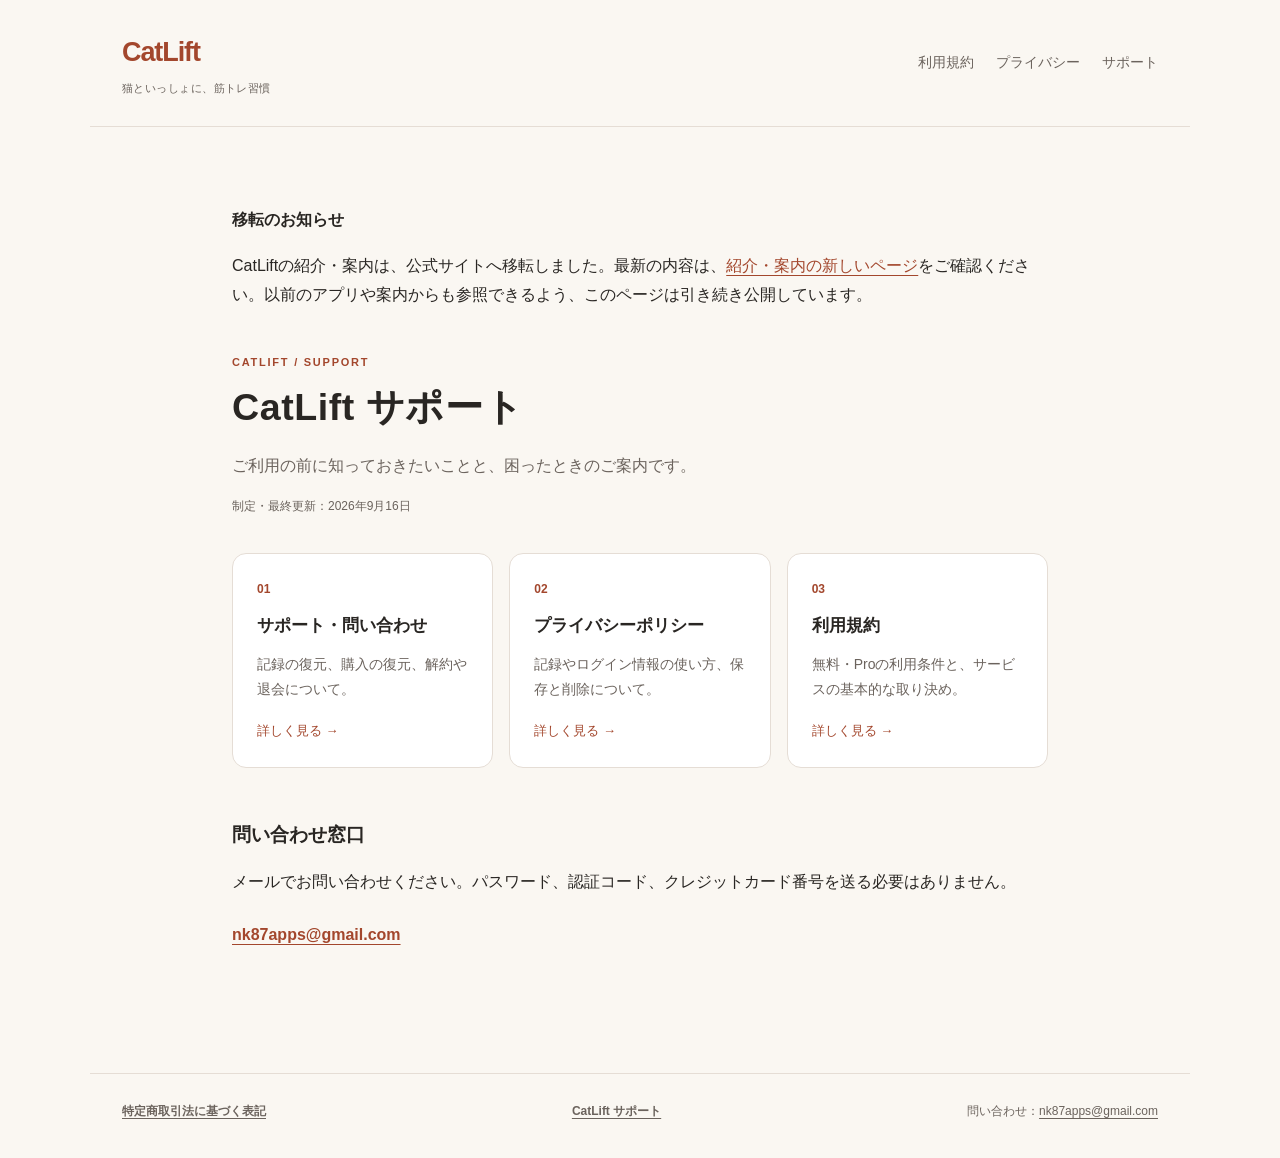
<file: index.html>
<!doctype html>
<html lang="ja">
<head>
<meta charset="utf-8">
<meta name="viewport" content="width=device-width, initial-scale=1">
<meta name="robots" content="noindex, follow">
<meta name="description" content="ご利用の前に知っておきたいことと、困ったときのご案内です。">
<title>CatLift サポート | CatLift</title>
<link rel="stylesheet" href="./styles.css">
</head>
<body>
<a class="skip" href="#main">本文へ移動</a>
<header class="site-header"><a class="brand" href="./">CatLift<span>猫といっしょに、筋トレ習慣</span></a><nav aria-label="文書"><a href="./terms/">利用規約</a><a href="./privacy/">プライバシー</a><a href="./support/">サポート</a></nav></header>
<main id="main">
<aside class="intro" aria-label="移転のお知らせ"><p><strong>移転のお知らせ</strong></p><p>CatLiftの紹介・案内は、公式サイトへ移転しました。最新の内容は、<a href="https://nk87apps.com/catlift">紹介・案内の新しいページ</a>をご確認ください。以前のアプリや案内からも参照できるよう、このページは引き続き公開しています。</p></aside>
<div class="intro"><p class="eyebrow">CATLIFT / SUPPORT</p><h1>CatLift サポート</h1><p class="lead">ご利用の前に知っておきたいことと、困ったときのご案内です。</p><p class="meta">制定・最終更新：2026年9月16日</p></div>


<div class="cards">
<a class="card" href="support/"><span class="card-number">01</span><h2>サポート・問い合わせ</h2><p>記録の復元、購入の復元、解約や退会について。</p><span class="more">詳しく見る →</span></a>
<a class="card" href="privacy/"><span class="card-number">02</span><h2>プライバシーポリシー</h2><p>記録やログイン情報の使い方、保存と削除について。</p><span class="more">詳しく見る →</span></a>
<a class="card" href="terms/"><span class="card-number">03</span><h2>利用規約</h2><p>無料・Proの利用条件と、サービスの基本的な取り決め。</p><span class="more">詳しく見る →</span></a>
</div>
<section><h2>問い合わせ窓口</h2><p>メールでお問い合わせください。パスワード、認証コード、クレジットカード番号を送る必要はありません。</p><a class="contact" href="mailto:nk87apps@gmail.com?subject=CatLift%20%E3%81%AE%E5%95%8F%E3%81%84%E5%90%88%E3%82%8F%E3%81%9B">nk87apps@gmail.com</a></section>

</main>
<footer><a href="./tokushoho/">特定商取引法に基づく表記</a><a href="./">CatLift サポート</a><span>問い合わせ：<a href="mailto:nk87apps@gmail.com">nk87apps@gmail.com</a></span></footer>
</body>
</html>
</file>
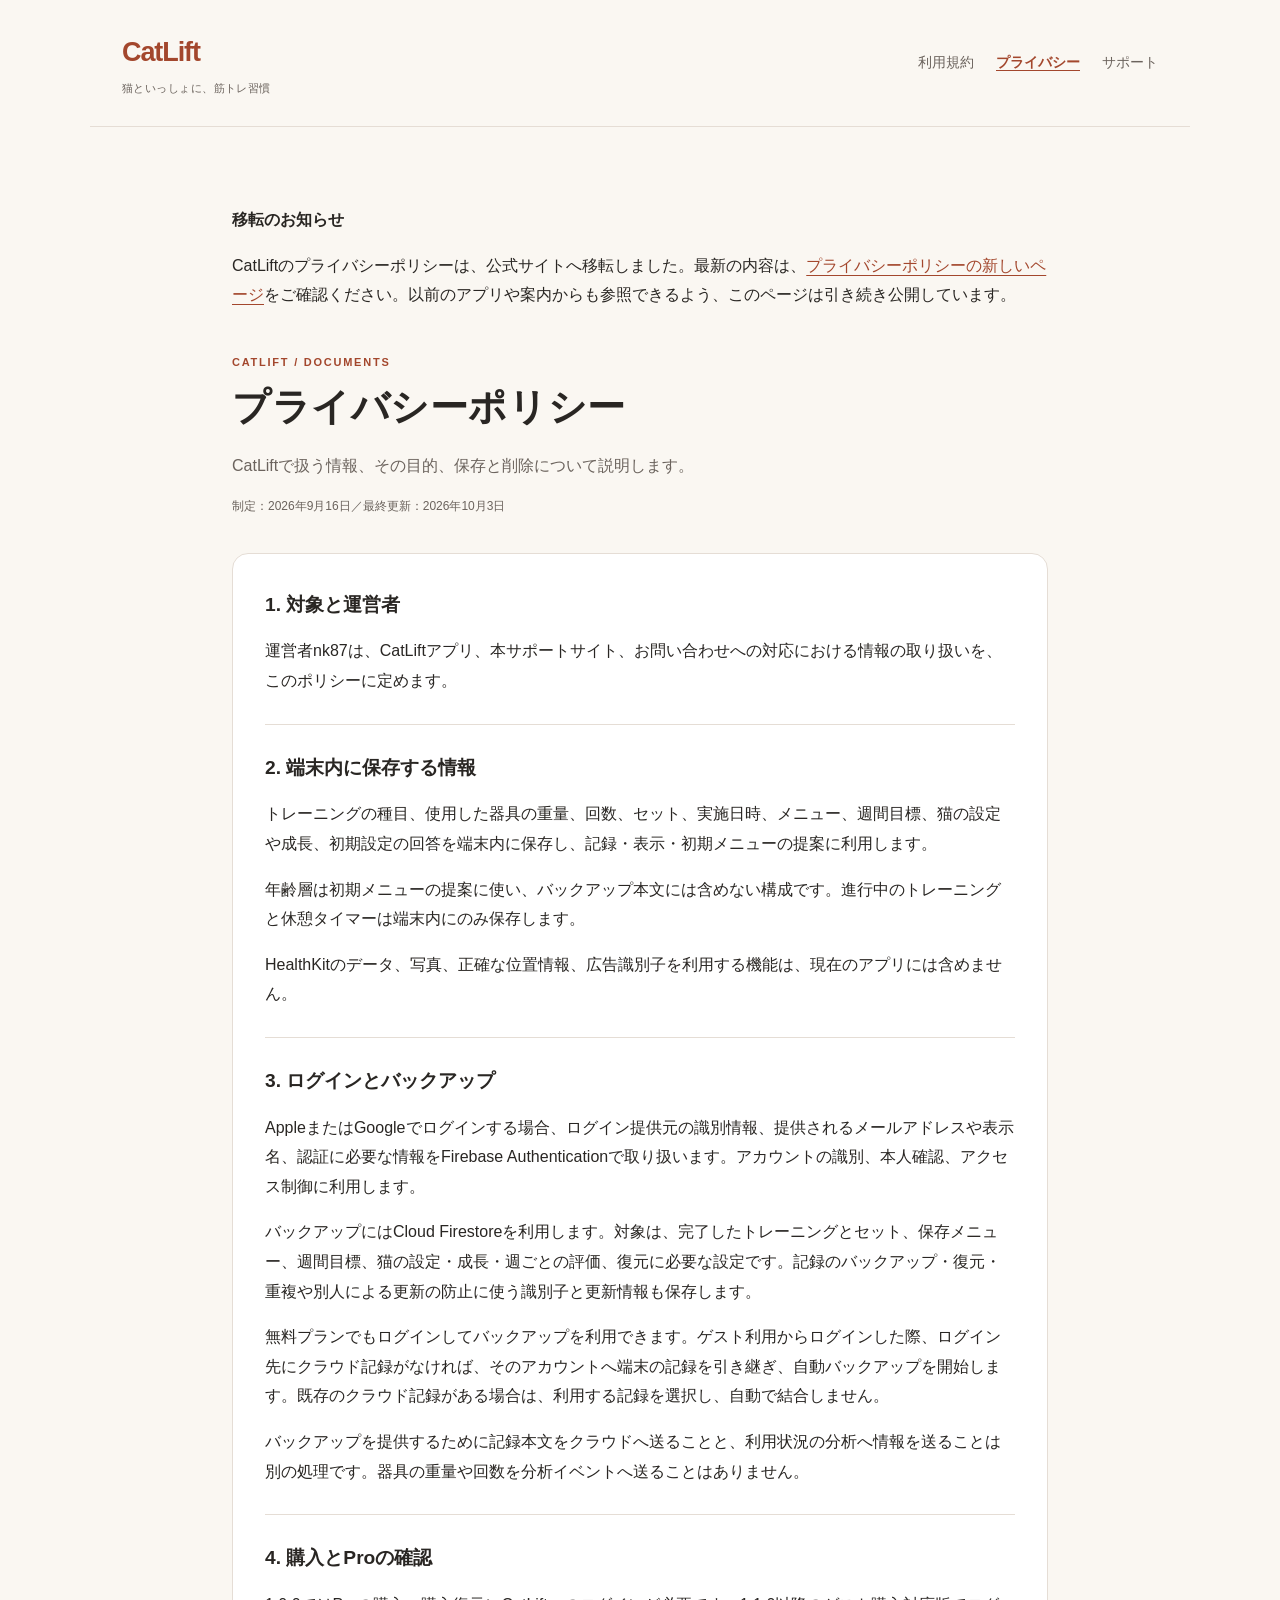
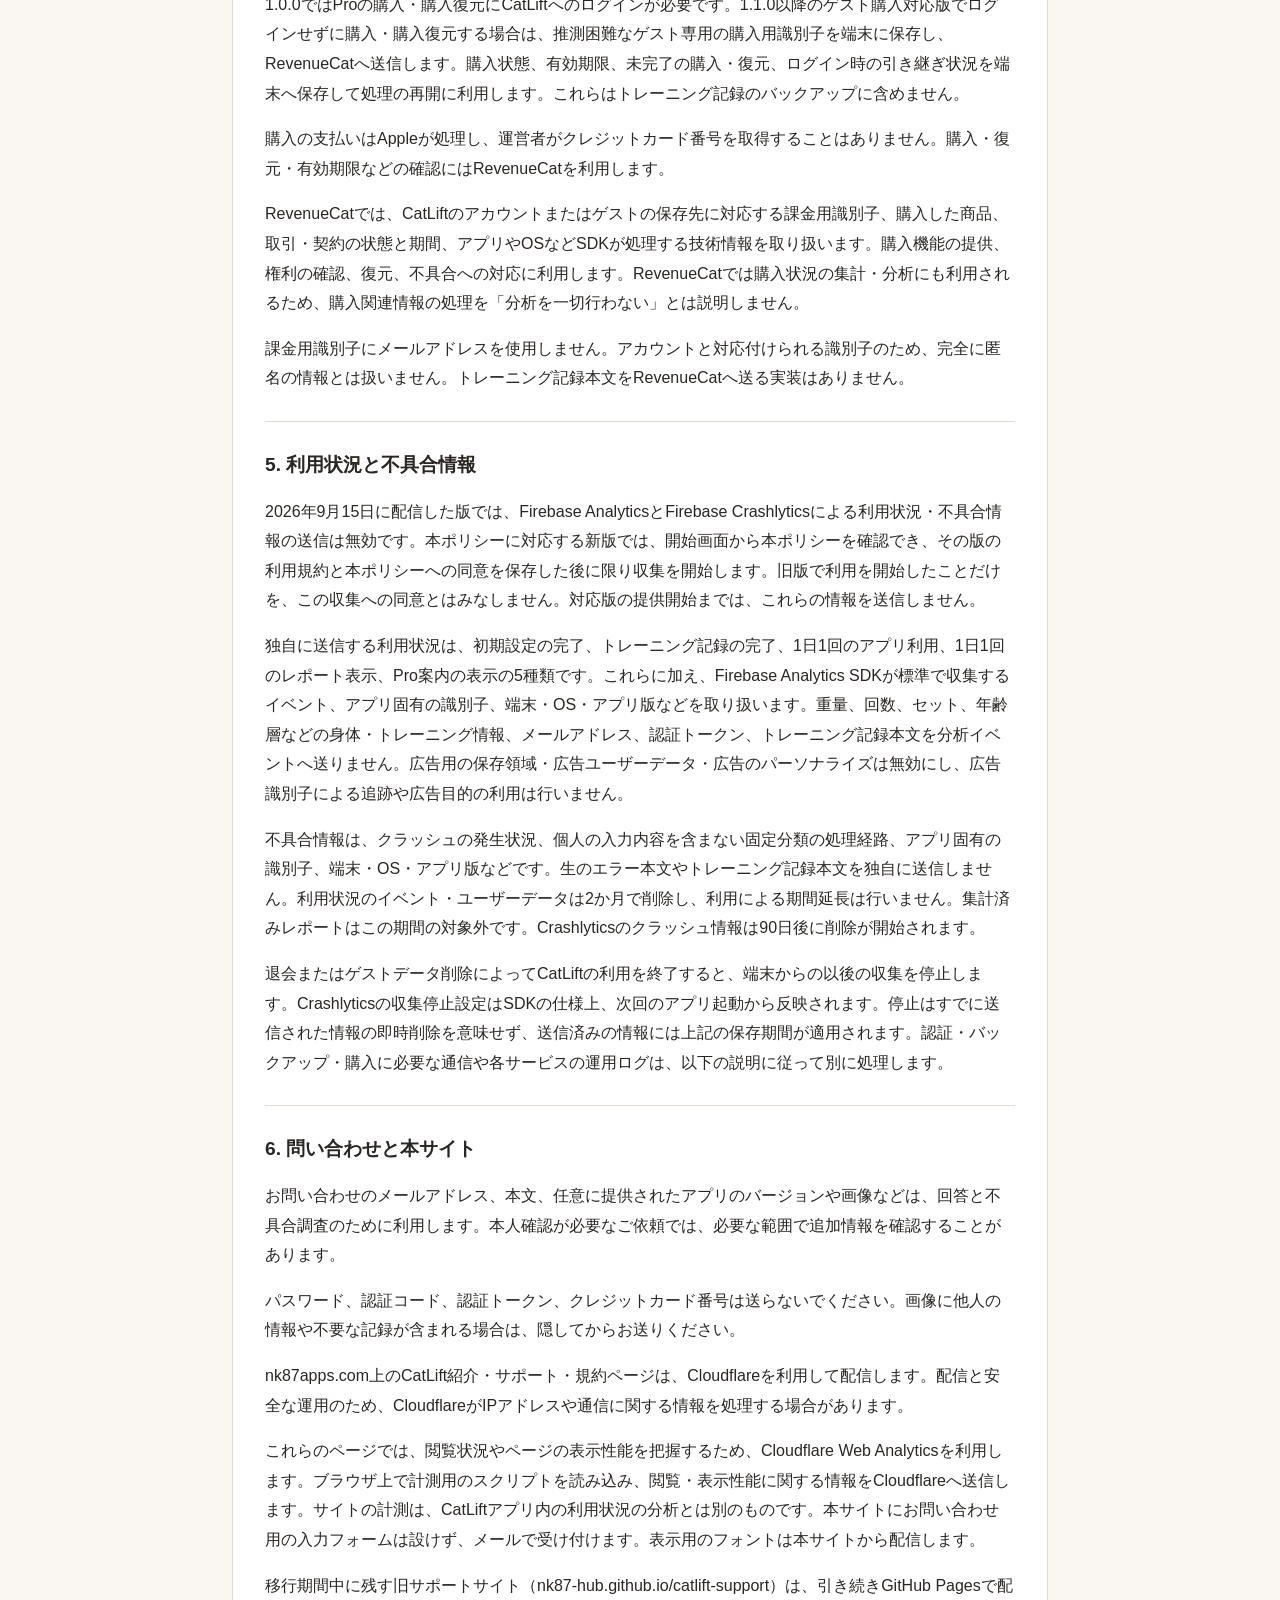
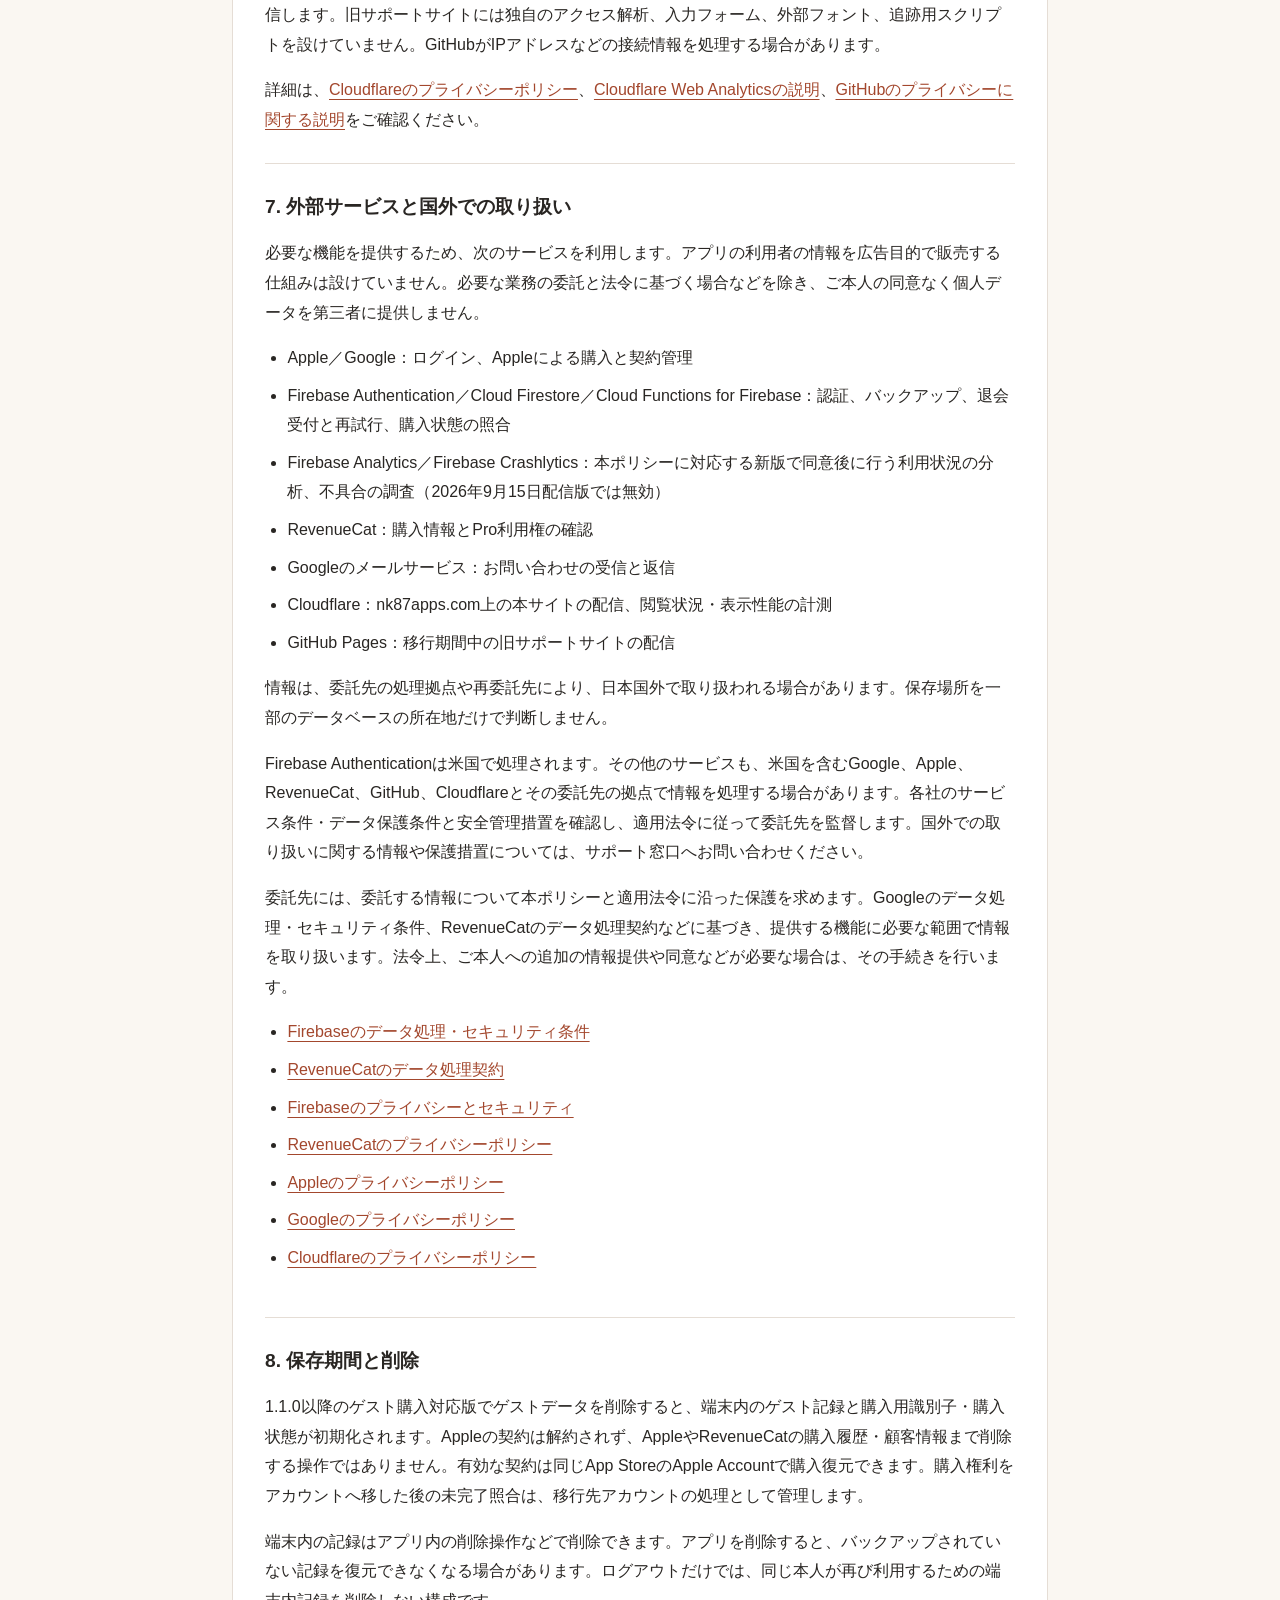
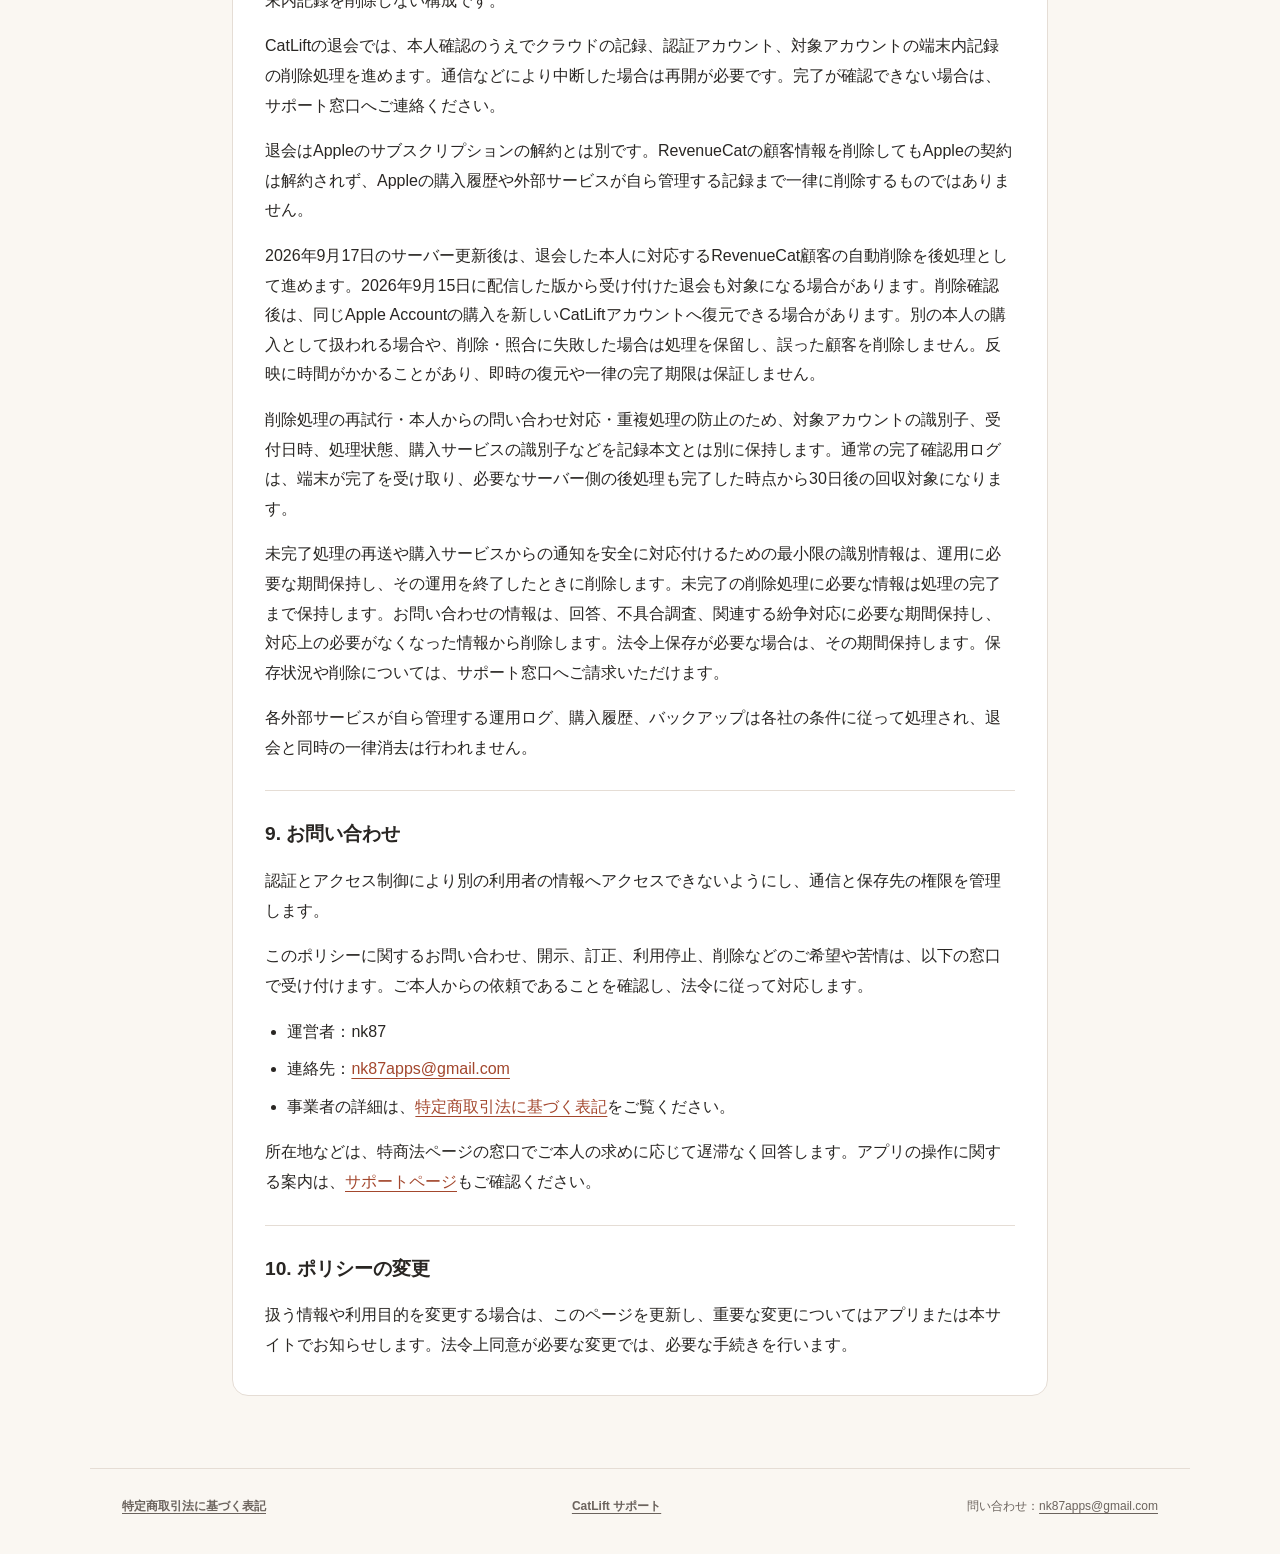
<file: privacy/index.html>
<!doctype html>
<html lang="ja">
<head>
<meta charset="utf-8">
<meta name="viewport" content="width=device-width, initial-scale=1">
<meta name="robots" content="noindex, follow">
<meta name="description" content="CatLiftで扱う情報、その目的、保存と削除について説明します。">
<title>プライバシーポリシー | CatLift</title>
<link rel="stylesheet" href="../styles.css">
</head>
<body>
<a class="skip" href="#main">本文へ移動</a>
<header class="site-header"><a class="brand" href="../">CatLift<span>猫といっしょに、筋トレ習慣</span></a><nav aria-label="文書"><a href="../terms/">利用規約</a><a href="../privacy/" aria-current="page">プライバシー</a><a href="../support/">サポート</a></nav></header>
<main id="main">
<aside class="intro" aria-label="移転のお知らせ"><p><strong>移転のお知らせ</strong></p><p>CatLiftのプライバシーポリシーは、公式サイトへ移転しました。最新の内容は、<a href="https://nk87apps.com/catlift/privacy">プライバシーポリシーの新しいページ</a>をご確認ください。以前のアプリや案内からも参照できるよう、このページは引き続き公開しています。</p></aside>
<div class="intro"><p class="eyebrow">CATLIFT / DOCUMENTS</p><h1>プライバシーポリシー</h1><p class="lead">CatLiftで扱う情報、その目的、保存と削除について説明します。</p><p class="meta">制定：2026年9月16日／最終更新：2026年10月3日</p></div>


<article>
<section><h2>1. 対象と運営者</h2>
<p>運営者nk87は、CatLiftアプリ、本サポートサイト、お問い合わせへの対応における情報の取り扱いを、このポリシーに定めます。</p></section>
<section><h2>2. 端末内に保存する情報</h2><p>トレーニングの種目、使用した器具の重量、回数、セット、実施日時、メニュー、週間目標、猫の設定や成長、初期設定の回答を端末内に保存し、記録・表示・初期メニューの提案に利用します。</p><p>年齢層は初期メニューの提案に使い、バックアップ本文には含めない構成です。進行中のトレーニングと休憩タイマーは端末内にのみ保存します。</p><p>HealthKitのデータ、写真、正確な位置情報、広告識別子を利用する機能は、現在のアプリには含めません。</p></section>
<section><h2>3. ログインとバックアップ</h2><p>AppleまたはGoogleでログインする場合、ログイン提供元の識別情報、提供されるメールアドレスや表示名、認証に必要な情報をFirebase Authenticationで取り扱います。アカウントの識別、本人確認、アクセス制御に利用します。</p><p>バックアップにはCloud Firestoreを利用します。対象は、完了したトレーニングとセット、保存メニュー、週間目標、猫の設定・成長・週ごとの評価、復元に必要な設定です。記録のバックアップ・復元・重複や別人による更新の防止に使う識別子と更新情報も保存します。</p><p>無料プランでもログインしてバックアップを利用できます。ゲスト利用からログインした際、ログイン先にクラウド記録がなければ、そのアカウントへ端末の記録を引き継ぎ、自動バックアップを開始します。既存のクラウド記録がある場合は、利用する記録を選択し、自動で結合しません。</p><p>バックアップを提供するために記録本文をクラウドへ送ることと、利用状況の分析へ情報を送ることは別の処理です。器具の重量や回数を分析イベントへ送ることはありません。</p></section>
<section><h2>4. 購入とProの確認</h2><p>1.0.0ではProの購入・購入復元にCatLiftへのログインが必要です。1.1.0以降のゲスト購入対応版でログインせずに購入・購入復元する場合は、推測困難なゲスト専用の購入用識別子を端末に保存し、RevenueCatへ送信します。購入状態、有効期限、未完了の購入・復元、ログイン時の引き継ぎ状況を端末へ保存して処理の再開に利用します。これらはトレーニング記録のバックアップに含めません。</p><p>購入の支払いはAppleが処理し、運営者がクレジットカード番号を取得することはありません。購入・復元・有効期限などの確認にはRevenueCatを利用します。</p><p>RevenueCatでは、CatLiftのアカウントまたはゲストの保存先に対応する課金用識別子、購入した商品、取引・契約の状態と期間、アプリやOSなどSDKが処理する技術情報を取り扱います。購入機能の提供、権利の確認、復元、不具合への対応に利用します。RevenueCatでは購入状況の集計・分析にも利用されるため、購入関連情報の処理を「分析を一切行わない」とは説明しません。</p><p>課金用識別子にメールアドレスを使用しません。アカウントと対応付けられる識別子のため、完全に匿名の情報とは扱いません。トレーニング記録本文をRevenueCatへ送る実装はありません。</p></section>
<section><h2>5. 利用状況と不具合情報</h2><p>2026年9月15日に配信した版では、Firebase AnalyticsとFirebase Crashlyticsによる利用状況・不具合情報の送信は無効です。本ポリシーに対応する新版では、開始画面から本ポリシーを確認でき、その版の利用規約と本ポリシーへの同意を保存した後に限り収集を開始します。旧版で利用を開始したことだけを、この収集への同意とはみなしません。対応版の提供開始までは、これらの情報を送信しません。</p><p>独自に送信する利用状況は、初期設定の完了、トレーニング記録の完了、1日1回のアプリ利用、1日1回のレポート表示、Pro案内の表示の5種類です。これらに加え、Firebase Analytics SDKが標準で収集するイベント、アプリ固有の識別子、端末・OS・アプリ版などを取り扱います。重量、回数、セット、年齢層などの身体・トレーニング情報、メールアドレス、認証トークン、トレーニング記録本文を分析イベントへ送りません。広告用の保存領域・広告ユーザーデータ・広告のパーソナライズは無効にし、広告識別子による追跡や広告目的の利用は行いません。</p><p>不具合情報は、クラッシュの発生状況、個人の入力内容を含まない固定分類の処理経路、アプリ固有の識別子、端末・OS・アプリ版などです。生のエラー本文やトレーニング記録本文を独自に送信しません。利用状況のイベント・ユーザーデータは2か月で削除し、利用による期間延長は行いません。集計済みレポートはこの期間の対象外です。Crashlyticsのクラッシュ情報は90日後に削除が開始されます。</p><p>退会またはゲストデータ削除によってCatLiftの利用を終了すると、端末からの以後の収集を停止します。Crashlyticsの収集停止設定はSDKの仕様上、次回のアプリ起動から反映されます。停止はすでに送信された情報の即時削除を意味せず、送信済みの情報には上記の保存期間が適用されます。認証・バックアップ・購入に必要な通信や各サービスの運用ログは、以下の説明に従って別に処理します。</p></section>
<section><h2>6. 問い合わせと本サイト</h2><p>お問い合わせのメールアドレス、本文、任意に提供されたアプリのバージョンや画像などは、回答と不具合調査のために利用します。本人確認が必要なご依頼では、必要な範囲で追加情報を確認することがあります。</p><p>パスワード、認証コード、認証トークン、クレジットカード番号は送らないでください。画像に他人の情報や不要な記録が含まれる場合は、隠してからお送りください。</p><p>nk87apps.com上のCatLift紹介・サポート・規約ページは、Cloudflareを利用して配信します。配信と安全な運用のため、CloudflareがIPアドレスや通信に関する情報を処理する場合があります。</p><p>これらのページでは、閲覧状況やページの表示性能を把握するため、Cloudflare Web Analyticsを利用します。ブラウザ上で計測用のスクリプトを読み込み、閲覧・表示性能に関する情報をCloudflareへ送信します。サイトの計測は、CatLiftアプリ内の利用状況の分析とは別のものです。本サイトにお問い合わせ用の入力フォームは設けず、メールで受け付けます。表示用のフォントは本サイトから配信します。</p><p>移行期間中に残す旧サポートサイト（nk87-hub.github.io/catlift-support）は、引き続きGitHub Pagesで配信します。旧サポートサイトには独自のアクセス解析、入力フォーム、外部フォント、追跡用スクリプトを設けていません。GitHubがIPアドレスなどの接続情報を処理する場合があります。</p><p>詳細は、<a href="https://www.cloudflare.com/privacypolicy/">Cloudflareのプライバシーポリシー</a>、<a href="https://developers.cloudflare.com/web-analytics/about/">Cloudflare Web Analyticsの説明</a>、<a href="https://docs.github.com/en/site-policy/privacy-policies/github-general-privacy-statement">GitHubのプライバシーに関する説明</a>をご確認ください。</p></section>
<section><h2>7. 外部サービスと国外での取り扱い</h2><p>必要な機能を提供するため、次のサービスを利用します。アプリの利用者の情報を広告目的で販売する仕組みは設けていません。必要な業務の委託と法令に基づく場合などを除き、ご本人の同意なく個人データを第三者に提供しません。</p><ul><li>Apple／Google：ログイン、Appleによる購入と契約管理</li><li>Firebase Authentication／Cloud Firestore／Cloud Functions for Firebase：認証、バックアップ、退会受付と再試行、購入状態の照合</li><li>Firebase Analytics／Firebase Crashlytics：本ポリシーに対応する新版で同意後に行う利用状況の分析、不具合の調査（2026年9月15日配信版では無効）</li><li>RevenueCat：購入情報とPro利用権の確認</li><li>Googleのメールサービス：お問い合わせの受信と返信</li><li>Cloudflare：nk87apps.com上の本サイトの配信、閲覧状況・表示性能の計測</li><li>GitHub Pages：移行期間中の旧サポートサイトの配信</li></ul><p>情報は、委託先の処理拠点や再委託先により、日本国外で取り扱われる場合があります。保存場所を一部のデータベースの所在地だけで判断しません。</p><p>Firebase Authenticationは米国で処理されます。その他のサービスも、米国を含むGoogle、Apple、RevenueCat、GitHub、Cloudflareとその委託先の拠点で情報を処理する場合があります。各社のサービス条件・データ保護条件と安全管理措置を確認し、適用法令に従って委託先を監督します。国外での取り扱いに関する情報や保護措置については、サポート窓口へお問い合わせください。</p><p>委託先には、委託する情報について本ポリシーと適用法令に沿った保護を求めます。Googleのデータ処理・セキュリティ条件、RevenueCatのデータ処理契約などに基づき、提供する機能に必要な範囲で情報を取り扱います。法令上、ご本人への追加の情報提供や同意などが必要な場合は、その手続きを行います。</p><ul><li><a href="https://firebase.google.com/terms/data-processing-terms">Firebaseのデータ処理・セキュリティ条件</a></li><li><a href="https://www.revenuecat.com/dpa">RevenueCatのデータ処理契約</a></li><li><a href="https://firebase.google.com/support/privacy">Firebaseのプライバシーとセキュリティ</a></li><li><a href="https://www.revenuecat.com/privacy">RevenueCatのプライバシーポリシー</a></li><li><a href="https://www.apple.com/legal/privacy/">Appleのプライバシーポリシー</a></li><li><a href="https://policies.google.com/privacy">Googleのプライバシーポリシー</a></li><li><a href="https://www.cloudflare.com/privacypolicy/">Cloudflareのプライバシーポリシー</a></li></ul></section>
<section><h2>8. 保存期間と削除</h2><p>1.1.0以降のゲスト購入対応版でゲストデータを削除すると、端末内のゲスト記録と購入用識別子・購入状態が初期化されます。Appleの契約は解約されず、AppleやRevenueCatの購入履歴・顧客情報まで削除する操作ではありません。有効な契約は同じApp StoreのApple Accountで購入復元できます。購入権利をアカウントへ移した後の未完了照合は、移行先アカウントの処理として管理します。</p><p>端末内の記録はアプリ内の削除操作などで削除できます。アプリを削除すると、バックアップされていない記録を復元できなくなる場合があります。ログアウトだけでは、同じ本人が再び利用するための端末内記録を削除しない構成です。</p><p>CatLiftの退会では、本人確認のうえでクラウドの記録、認証アカウント、対象アカウントの端末内記録の削除処理を進めます。通信などにより中断した場合は再開が必要です。完了が確認できない場合は、サポート窓口へご連絡ください。</p><p>退会はAppleのサブスクリプションの解約とは別です。RevenueCatの顧客情報を削除してもAppleの契約は解約されず、Appleの購入履歴や外部サービスが自ら管理する記録まで一律に削除するものではありません。</p><p>2026年9月17日のサーバー更新後は、退会した本人に対応するRevenueCat顧客の自動削除を後処理として進めます。2026年9月15日に配信した版から受け付けた退会も対象になる場合があります。削除確認後は、同じApple Accountの購入を新しいCatLiftアカウントへ復元できる場合があります。別の本人の購入として扱われる場合や、削除・照合に失敗した場合は処理を保留し、誤った顧客を削除しません。反映に時間がかかることがあり、即時の復元や一律の完了期限は保証しません。</p><p>削除処理の再試行・本人からの問い合わせ対応・重複処理の防止のため、対象アカウントの識別子、受付日時、処理状態、購入サービスの識別子などを記録本文とは別に保持します。通常の完了確認用ログは、端末が完了を受け取り、必要なサーバー側の後処理も完了した時点から30日後の回収対象になります。</p><p>未完了処理の再送や購入サービスからの通知を安全に対応付けるための最小限の識別情報は、運用に必要な期間保持し、その運用を終了したときに削除します。未完了の削除処理に必要な情報は処理の完了まで保持します。お問い合わせの情報は、回答、不具合調査、関連する紛争対応に必要な期間保持し、対応上の必要がなくなった情報から削除します。法令上保存が必要な場合は、その期間保持します。保存状況や削除については、サポート窓口へご請求いただけます。</p><p>各外部サービスが自ら管理する運用ログ、購入履歴、バックアップは各社の条件に従って処理され、退会と同時の一律消去は行われません。</p></section>
<section id="contact"><h2>9. お問い合わせ</h2>
<p>認証とアクセス制御により別の利用者の情報へアクセスできないようにし、通信と保存先の権限を管理します。</p>
<p>このポリシーに関するお問い合わせ、開示、訂正、利用停止、削除などのご希望や苦情は、以下の窓口で受け付けます。ご本人からの依頼であることを確認し、法令に従って対応します。</p>
<ul>
<li>運営者：nk87</li>
<li>連絡先：<a href="mailto:nk87apps@gmail.com">nk87apps@gmail.com</a></li>
<li>事業者の詳細は、<a href="../tokushoho/">特定商取引法に基づく表記</a>をご覧ください。</li>
</ul>
<p>所在地などは、特商法ページの窓口でご本人の求めに応じて遅滞なく回答します。アプリの操作に関する案内は、<a href="../support/">サポートページ</a>もご確認ください。</p></section>
<section><h2>10. ポリシーの変更</h2><p>扱う情報や利用目的を変更する場合は、このページを更新し、重要な変更についてはアプリまたは本サイトでお知らせします。法令上同意が必要な変更では、必要な手続きを行います。</p></section>
</article>
</main>
<footer><a href="../tokushoho/">特定商取引法に基づく表記</a><a href="../">CatLift サポート</a><span>問い合わせ：<a href="mailto:nk87apps@gmail.com">nk87apps@gmail.com</a></span></footer>
</body>
</html>
</file>
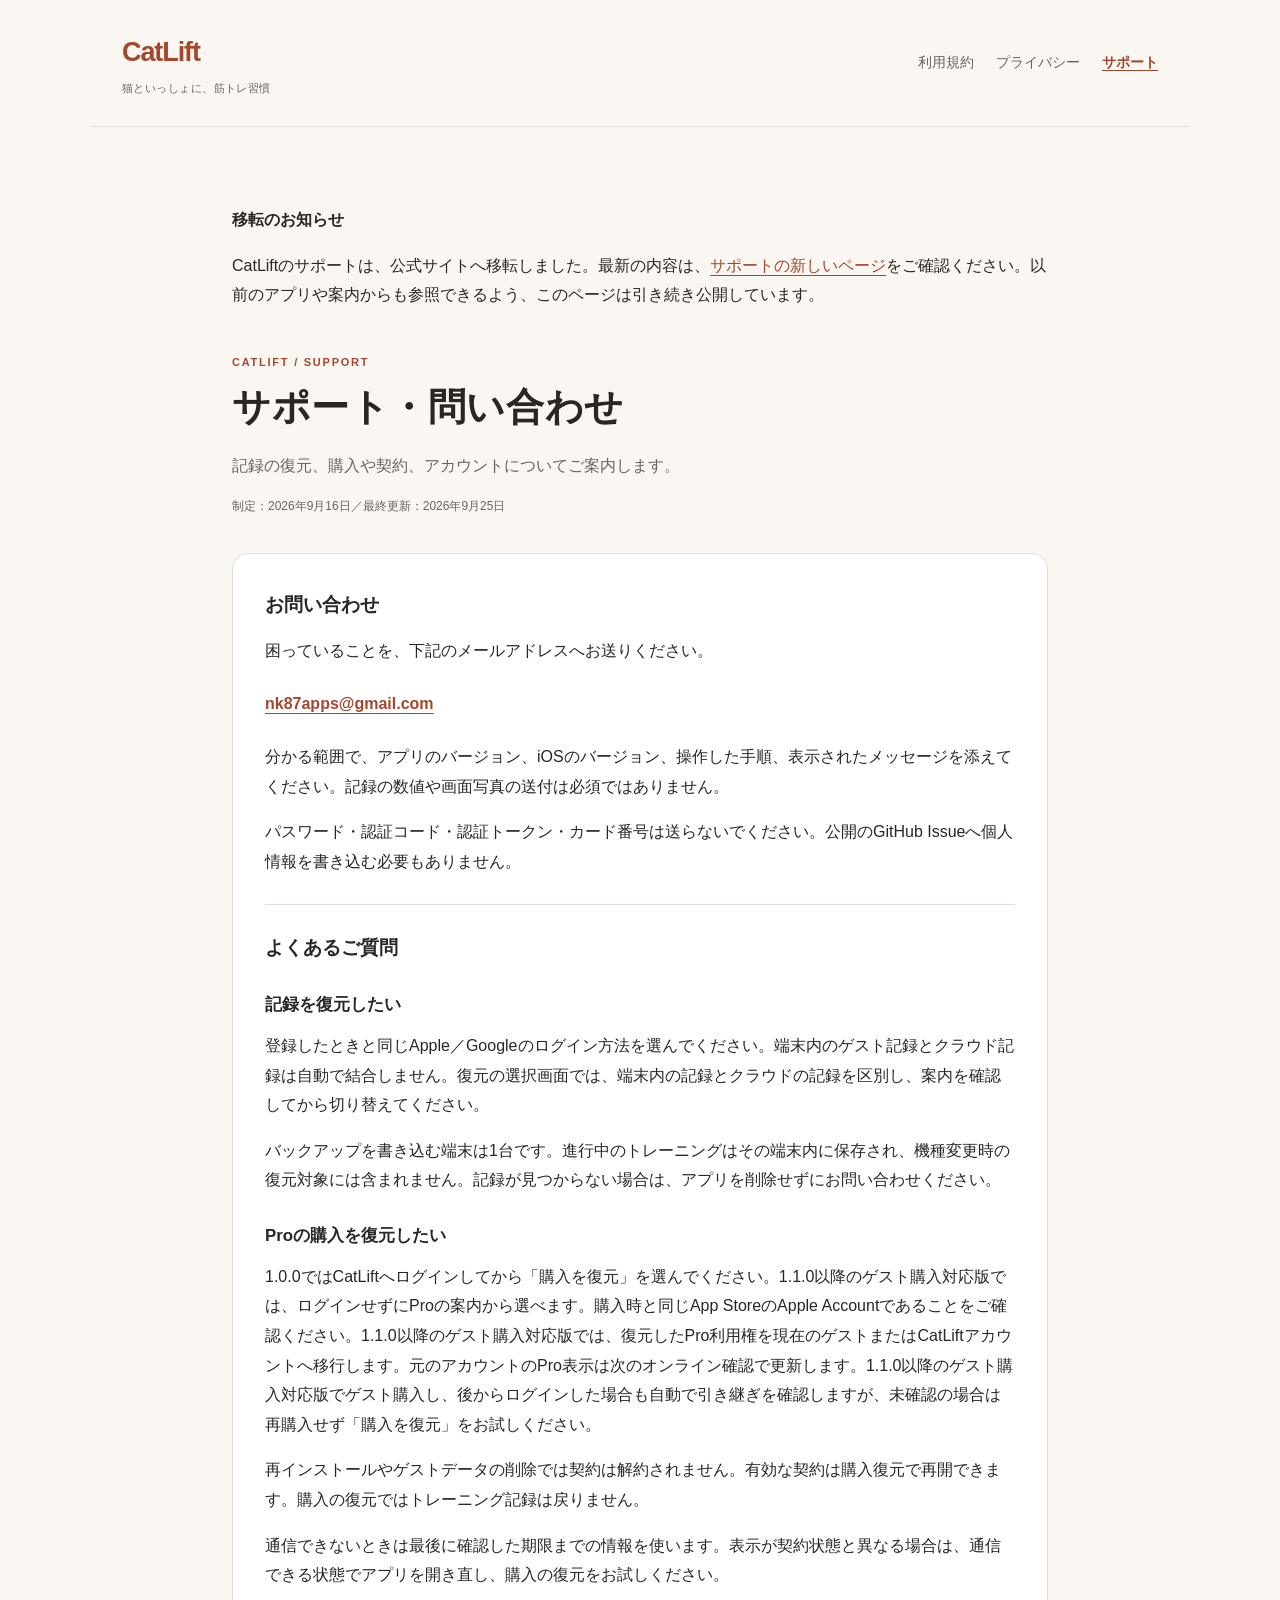
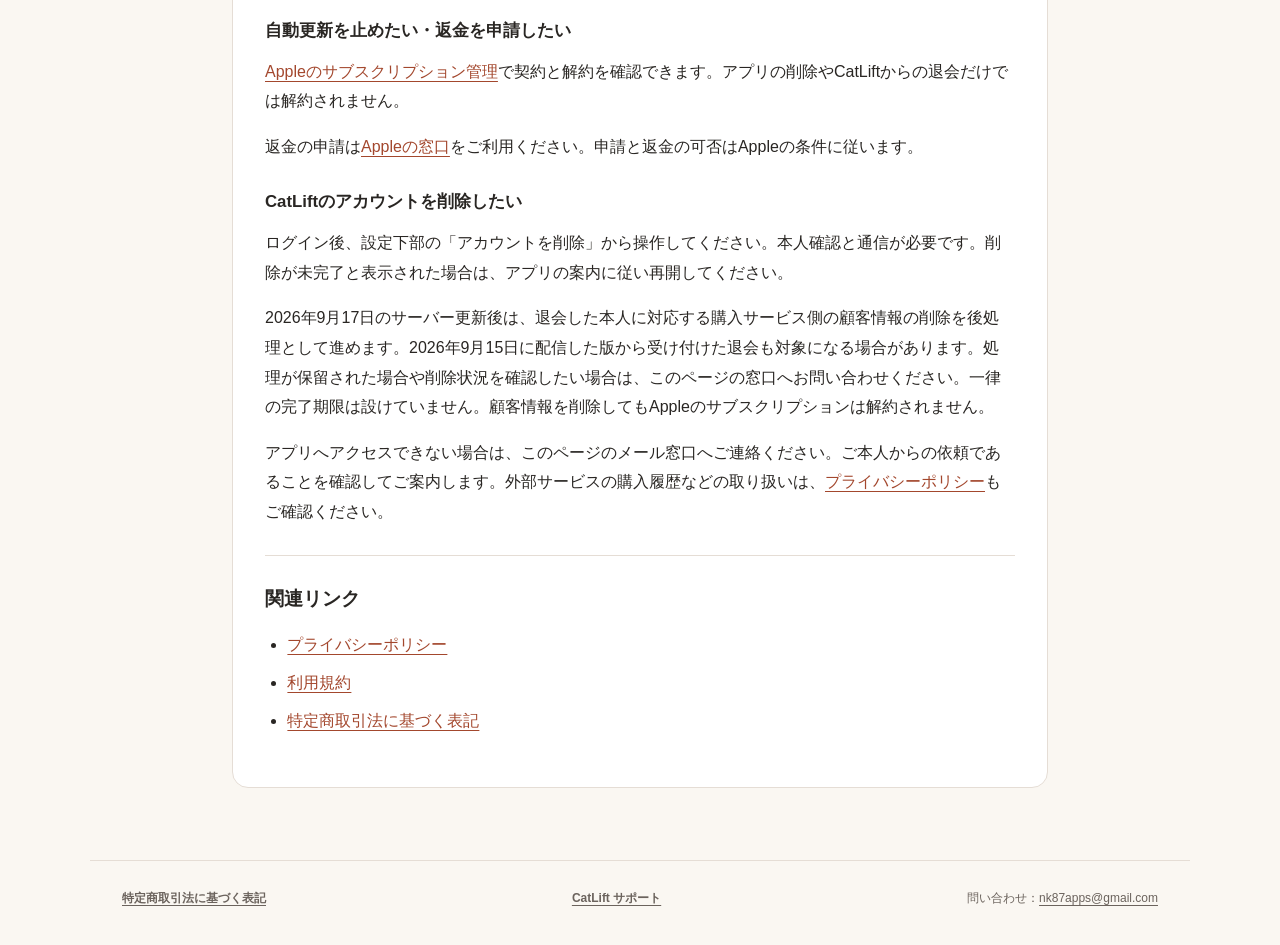
<file: support/index.html>
<!doctype html>
<html lang="ja">
<head>
<meta charset="utf-8">
<meta name="viewport" content="width=device-width, initial-scale=1">
<meta name="robots" content="noindex, follow">
<meta name="description" content="記録の復元、購入や契約、アカウントについてご案内します。">
<title>サポート・問い合わせ | CatLift</title>
<link rel="stylesheet" href="../styles.css">
</head>
<body>
<a class="skip" href="#main">本文へ移動</a>
<header class="site-header"><a class="brand" href="../">CatLift<span>猫といっしょに、筋トレ習慣</span></a><nav aria-label="文書"><a href="../terms/">利用規約</a><a href="../privacy/">プライバシー</a><a href="../support/" aria-current="page">サポート</a></nav></header>
<main id="main">
<aside class="intro" aria-label="移転のお知らせ"><p><strong>移転のお知らせ</strong></p><p>CatLiftのサポートは、公式サイトへ移転しました。最新の内容は、<a href="https://nk87apps.com/catlift/support">サポートの新しいページ</a>をご確認ください。以前のアプリや案内からも参照できるよう、このページは引き続き公開しています。</p></aside>
<div class="intro"><p class="eyebrow">CATLIFT / SUPPORT</p><h1>サポート・問い合わせ</h1><p class="lead">記録の復元、購入や契約、アカウントについてご案内します。</p><p class="meta">制定：2026年9月16日／最終更新：2026年9月25日</p></div>


<article>
<section><h2>お問い合わせ</h2><p>困っていることを、下記のメールアドレスへお送りください。</p><a class="contact" href="mailto:nk87apps@gmail.com?subject=CatLift%20%E3%81%AE%E5%95%8F%E3%81%84%E5%90%88%E3%82%8F%E3%81%9B">nk87apps@gmail.com</a><p>分かる範囲で、アプリのバージョン、iOSのバージョン、操作した手順、表示されたメッセージを添えてください。記録の数値や画面写真の送付は必須ではありません。</p><p>パスワード・認証コード・認証トークン・カード番号は送らないでください。公開のGitHub Issueへ個人情報を書き込む必要もありません。</p></section>
<section class="faq" id="faq"><h2>よくあるご質問</h2>
<h3>記録を復元したい</h3><p>登録したときと同じApple／Googleのログイン方法を選んでください。端末内のゲスト記録とクラウド記録は自動で結合しません。復元の選択画面では、端末内の記録とクラウドの記録を区別し、案内を確認してから切り替えてください。</p><p>バックアップを書き込む端末は1台です。進行中のトレーニングはその端末内に保存され、機種変更時の復元対象には含まれません。記録が見つからない場合は、アプリを削除せずにお問い合わせください。</p>
<h3>Proの購入を復元したい</h3><p>1.0.0ではCatLiftへログインしてから「購入を復元」を選んでください。1.1.0以降のゲスト購入対応版では、ログインせずにProの案内から選べます。購入時と同じApp StoreのApple Accountであることをご確認ください。1.1.0以降のゲスト購入対応版では、復元したPro利用権を現在のゲストまたはCatLiftアカウントへ移行します。元のアカウントのPro表示は次のオンライン確認で更新します。1.1.0以降のゲスト購入対応版でゲスト購入し、後からログインした場合も自動で引き継ぎを確認しますが、未確認の場合は再購入せず「購入を復元」をお試しください。</p><p>再インストールやゲストデータの削除では契約は解約されません。有効な契約は購入復元で再開できます。購入の復元ではトレーニング記録は戻りません。</p><p>通信できないときは最後に確認した期限までの情報を使います。表示が契約状態と異なる場合は、通信できる状態でアプリを開き直し、購入の復元をお試しください。</p>
<h3>自動更新を止めたい・返金を申請したい</h3><p><a href="https://apps.apple.com/account/subscriptions">Appleのサブスクリプション管理</a>で契約と解約を確認できます。アプリの削除やCatLiftからの退会だけでは解約されません。</p><p>返金の申請は<a href="https://reportaproblem.apple.com/">Appleの窓口</a>をご利用ください。申請と返金の可否はAppleの条件に従います。</p>
<h3>CatLiftのアカウントを削除したい</h3><p>ログイン後、設定下部の「アカウントを削除」から操作してください。本人確認と通信が必要です。削除が未完了と表示された場合は、アプリの案内に従い再開してください。</p><p>2026年9月17日のサーバー更新後は、退会した本人に対応する購入サービス側の顧客情報の削除を後処理として進めます。2026年9月15日に配信した版から受け付けた退会も対象になる場合があります。処理が保留された場合や削除状況を確認したい場合は、このページの窓口へお問い合わせください。一律の完了期限は設けていません。顧客情報を削除してもAppleのサブスクリプションは解約されません。</p><p>アプリへアクセスできない場合は、このページのメール窓口へご連絡ください。ご本人からの依頼であることを確認してご案内します。外部サービスの購入履歴などの取り扱いは、<a href="../privacy/">プライバシーポリシー</a>もご確認ください。</p>
</section>
<section id="related-links"><h2>関連リンク</h2>
<ul>
<li><a href="../privacy/">プライバシーポリシー</a></li>
<li><a href="../terms/">利用規約</a></li>
<li><a href="../tokushoho/">特定商取引法に基づく表記</a></li>
</ul>
</section>
</article>
</main>
<footer><a href="../tokushoho/">特定商取引法に基づく表記</a><a href="../">CatLift サポート</a><span>問い合わせ：<a href="mailto:nk87apps@gmail.com">nk87apps@gmail.com</a></span></footer>
</body>
</html>
</file>
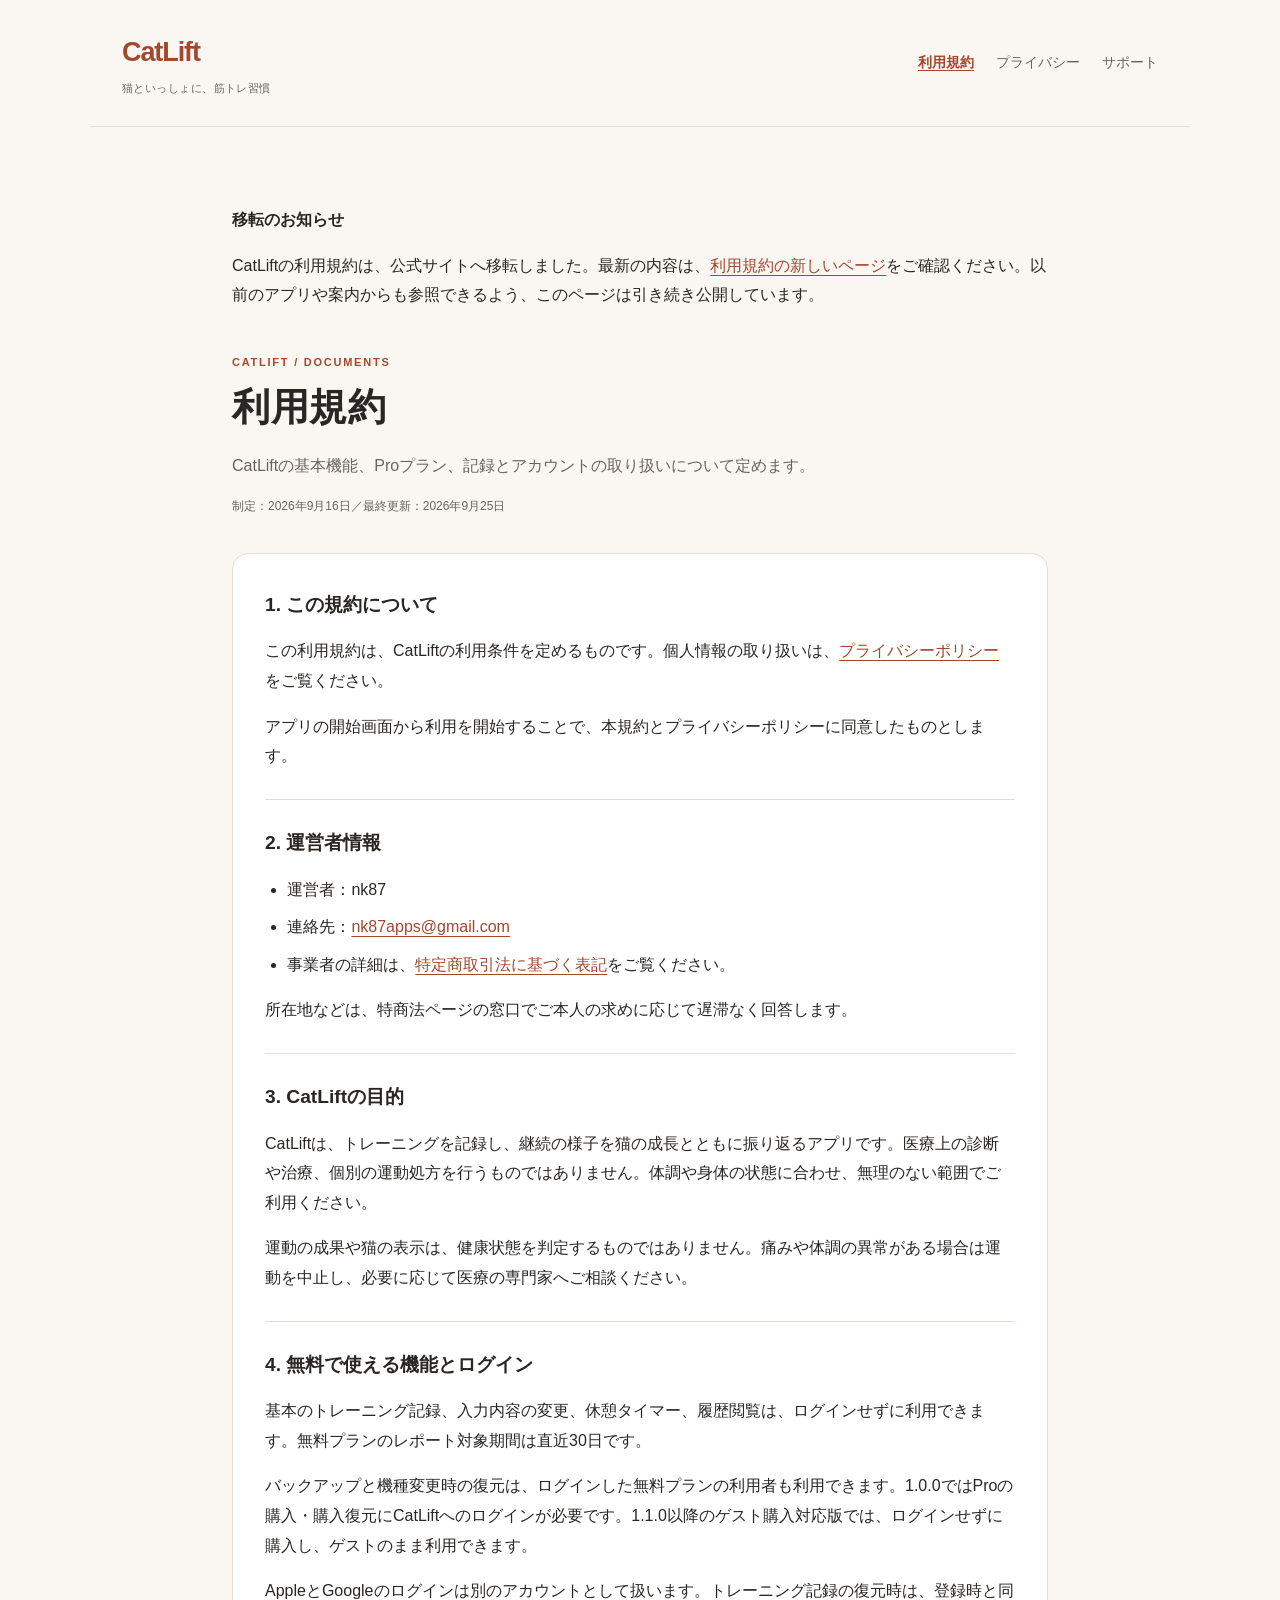
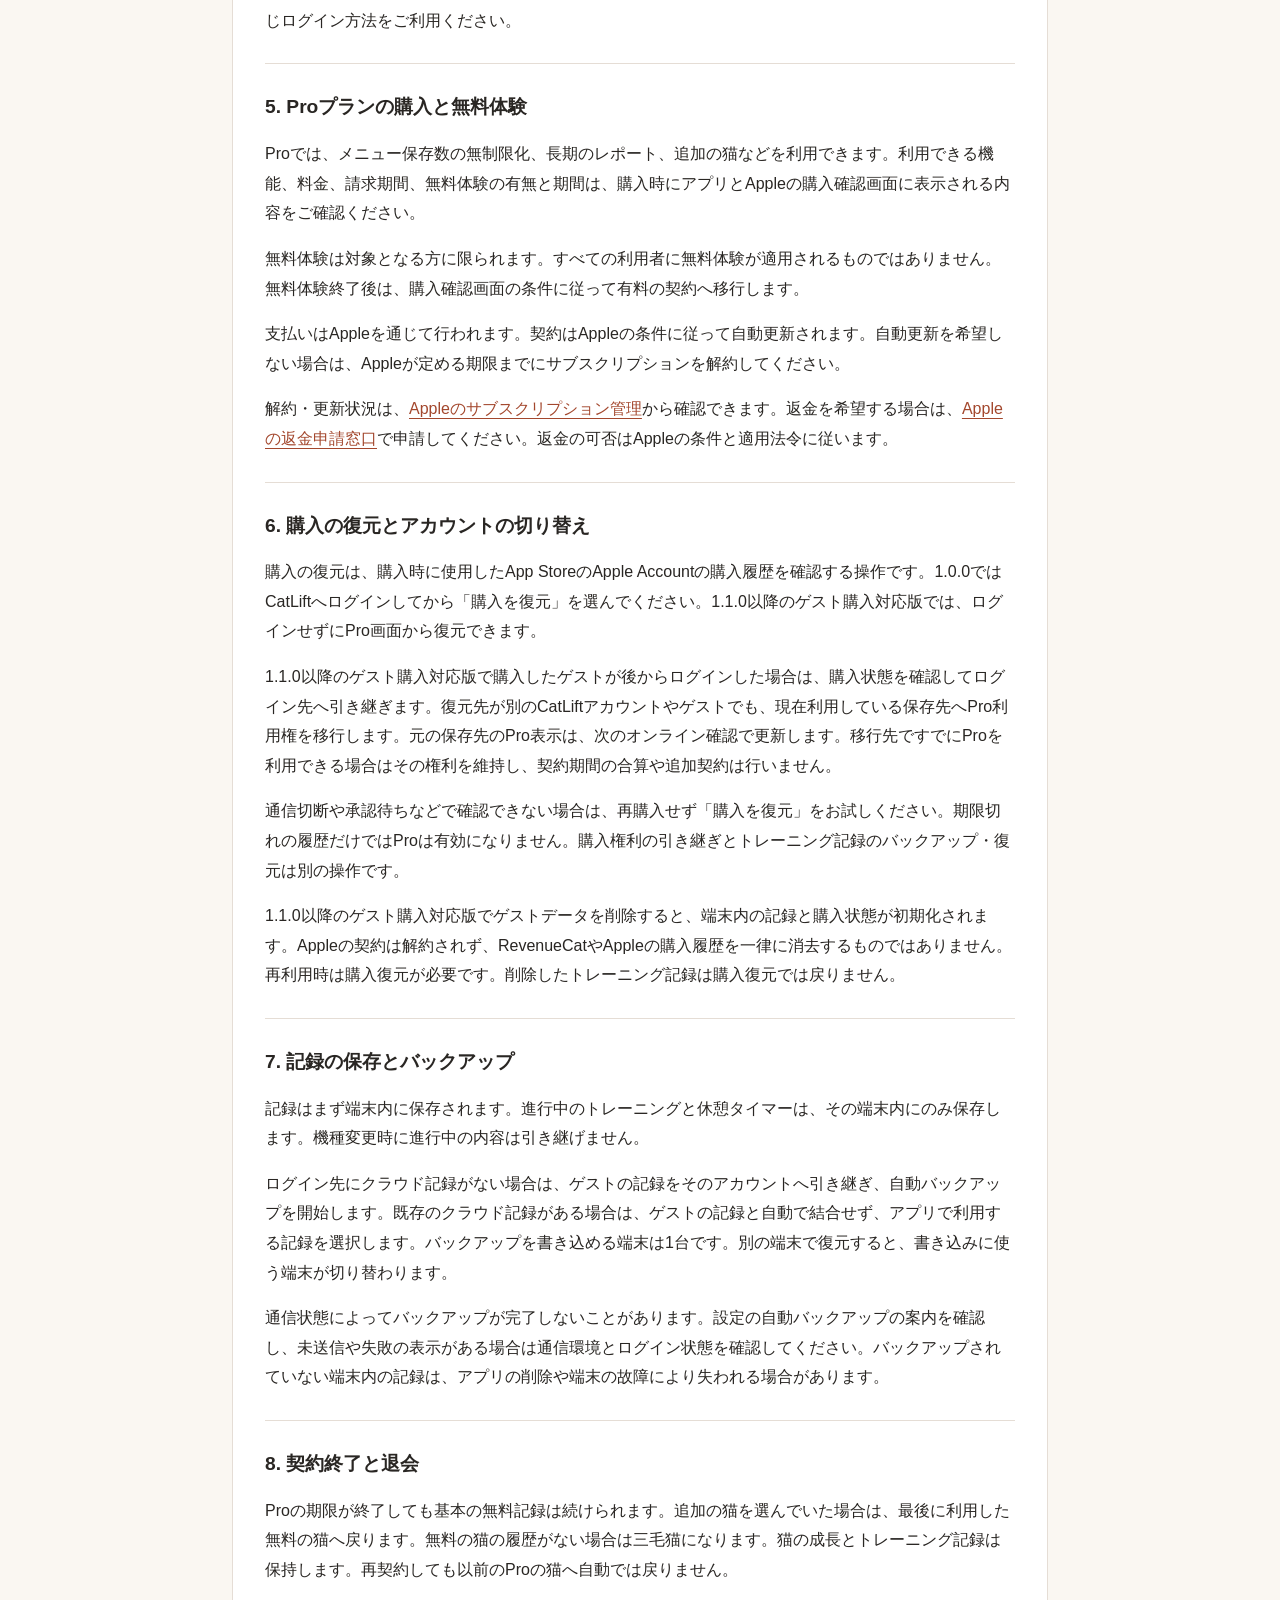
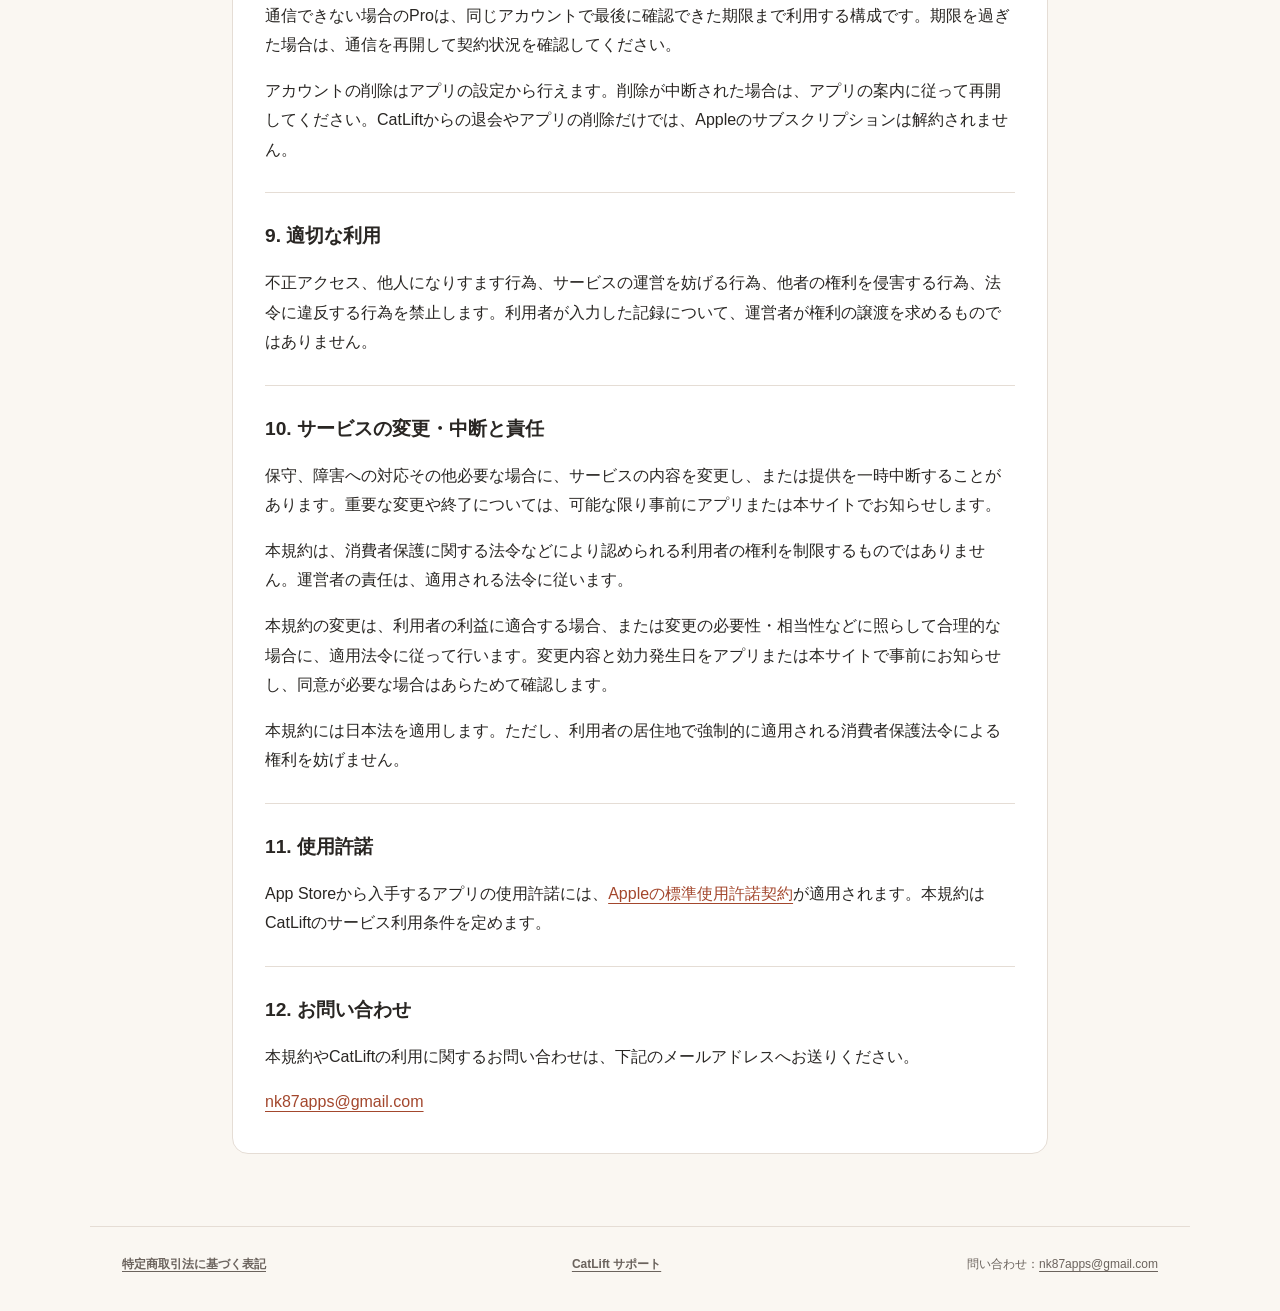
<file: terms/index.html>
<!doctype html>
<html lang="ja">
<head>
<meta charset="utf-8">
<meta name="viewport" content="width=device-width, initial-scale=1">
<meta name="robots" content="noindex, follow">
<meta name="description" content="CatLiftの基本機能、Proプラン、記録とアカウントの取り扱いについて定めます。">
<title>利用規約 | CatLift</title>
<link rel="stylesheet" href="../styles.css">
</head>
<body>
<a class="skip" href="#main">本文へ移動</a>
<header class="site-header"><a class="brand" href="../">CatLift<span>猫といっしょに、筋トレ習慣</span></a><nav aria-label="文書"><a href="../terms/" aria-current="page">利用規約</a><a href="../privacy/">プライバシー</a><a href="../support/">サポート</a></nav></header>
<main id="main">
<aside class="intro" aria-label="移転のお知らせ"><p><strong>移転のお知らせ</strong></p><p>CatLiftの利用規約は、公式サイトへ移転しました。最新の内容は、<a href="https://nk87apps.com/catlift/terms">利用規約の新しいページ</a>をご確認ください。以前のアプリや案内からも参照できるよう、このページは引き続き公開しています。</p></aside>
<div class="intro"><p class="eyebrow">CATLIFT / DOCUMENTS</p><h1>利用規約</h1><p class="lead">CatLiftの基本機能、Proプラン、記録とアカウントの取り扱いについて定めます。</p><p class="meta">制定：2026年9月16日／最終更新：2026年9月25日</p></div>


<article>
<section><h2>1. この規約について</h2>
<p>この利用規約は、CatLiftの利用条件を定めるものです。個人情報の取り扱いは、<a href="../privacy/">プライバシーポリシー</a>をご覧ください。</p>
<p>アプリの開始画面から利用を開始することで、本規約とプライバシーポリシーに同意したものとします。</p></section>
<section id="operator"><h2>2. 運営者情報</h2>
<ul>
<li>運営者：nk87</li>
<li>連絡先：<a href="mailto:nk87apps@gmail.com">nk87apps@gmail.com</a></li>
<li>事業者の詳細は、<a href="../tokushoho/">特定商取引法に基づく表記</a>をご覧ください。</li>
</ul>
<p>所在地などは、特商法ページの窓口でご本人の求めに応じて遅滞なく回答します。</p></section>
<section><h2>3. CatLiftの目的</h2><p>CatLiftは、トレーニングを記録し、継続の様子を猫の成長とともに振り返るアプリです。医療上の診断や治療、個別の運動処方を行うものではありません。体調や身体の状態に合わせ、無理のない範囲でご利用ください。</p><p>運動の成果や猫の表示は、健康状態を判定するものではありません。痛みや体調の異常がある場合は運動を中止し、必要に応じて医療の専門家へご相談ください。</p></section>
<section><h2>4. 無料で使える機能とログイン</h2><p>基本のトレーニング記録、入力内容の変更、休憩タイマー、履歴閲覧は、ログインせずに利用できます。無料プランのレポート対象期間は直近30日です。</p><p>バックアップと機種変更時の復元は、ログインした無料プランの利用者も利用できます。1.0.0ではProの購入・購入復元にCatLiftへのログインが必要です。1.1.0以降のゲスト購入対応版では、ログインせずに購入し、ゲストのまま利用できます。</p><p>AppleとGoogleのログインは別のアカウントとして扱います。トレーニング記録の復元時は、登録時と同じログイン方法をご利用ください。</p></section>
<section><h2>5. Proプランの購入と無料体験</h2><p>Proでは、メニュー保存数の無制限化、長期のレポート、追加の猫などを利用できます。利用できる機能、料金、請求期間、無料体験の有無と期間は、購入時にアプリとAppleの購入確認画面に表示される内容をご確認ください。</p><p>無料体験は対象となる方に限られます。すべての利用者に無料体験が適用されるものではありません。無料体験終了後は、購入確認画面の条件に従って有料の契約へ移行します。</p><p>支払いはAppleを通じて行われます。契約はAppleの条件に従って自動更新されます。自動更新を希望しない場合は、Appleが定める期限までにサブスクリプションを解約してください。</p><p>解約・更新状況は、<a href="https://apps.apple.com/account/subscriptions">Appleのサブスクリプション管理</a>から確認できます。返金を希望する場合は、<a href="https://reportaproblem.apple.com/">Appleの返金申請窓口</a>で申請してください。返金の可否はAppleの条件と適用法令に従います。</p></section>
<section><h2>6. 購入の復元とアカウントの切り替え</h2><p>購入の復元は、購入時に使用したApp StoreのApple Accountの購入履歴を確認する操作です。1.0.0ではCatLiftへログインしてから「購入を復元」を選んでください。1.1.0以降のゲスト購入対応版では、ログインせずにPro画面から復元できます。</p><p>1.1.0以降のゲスト購入対応版で購入したゲストが後からログインした場合は、購入状態を確認してログイン先へ引き継ぎます。復元先が別のCatLiftアカウントやゲストでも、現在利用している保存先へPro利用権を移行します。元の保存先のPro表示は、次のオンライン確認で更新します。移行先ですでにProを利用できる場合はその権利を維持し、契約期間の合算や追加契約は行いません。</p><p>通信切断や承認待ちなどで確認できない場合は、再購入せず「購入を復元」をお試しください。期限切れの履歴だけではProは有効になりません。購入権利の引き継ぎとトレーニング記録のバックアップ・復元は別の操作です。</p><p>1.1.0以降のゲスト購入対応版でゲストデータを削除すると、端末内の記録と購入状態が初期化されます。Appleの契約は解約されず、RevenueCatやAppleの購入履歴を一律に消去するものではありません。再利用時は購入復元が必要です。削除したトレーニング記録は購入復元では戻りません。</p></section>
<section><h2>7. 記録の保存とバックアップ</h2><p>記録はまず端末内に保存されます。進行中のトレーニングと休憩タイマーは、その端末内にのみ保存します。機種変更時に進行中の内容は引き継げません。</p><p>ログイン先にクラウド記録がない場合は、ゲストの記録をそのアカウントへ引き継ぎ、自動バックアップを開始します。既存のクラウド記録がある場合は、ゲストの記録と自動で結合せず、アプリで利用する記録を選択します。バックアップを書き込める端末は1台です。別の端末で復元すると、書き込みに使う端末が切り替わります。</p><p>通信状態によってバックアップが完了しないことがあります。設定の自動バックアップの案内を確認し、未送信や失敗の表示がある場合は通信環境とログイン状態を確認してください。バックアップされていない端末内の記録は、アプリの削除や端末の故障により失われる場合があります。</p></section>
<section><h2>8. 契約終了と退会</h2><p>Proの期限が終了しても基本の無料記録は続けられます。追加の猫を選んでいた場合は、最後に利用した無料の猫へ戻ります。無料の猫の履歴がない場合は三毛猫になります。猫の成長とトレーニング記録は保持します。再契約しても以前のProの猫へ自動では戻りません。</p><p>通信できない場合のProは、同じアカウントで最後に確認できた期限まで利用する構成です。期限を過ぎた場合は、通信を再開して契約状況を確認してください。</p><p>アカウントの削除はアプリの設定から行えます。削除が中断された場合は、アプリの案内に従って再開してください。CatLiftからの退会やアプリの削除だけでは、Appleのサブスクリプションは解約されません。</p></section>
<section><h2>9. 適切な利用</h2><p>不正アクセス、他人になりすます行為、サービスの運営を妨げる行為、他者の権利を侵害する行為、法令に違反する行為を禁止します。利用者が入力した記録について、運営者が権利の譲渡を求めるものではありません。</p></section>
<section><h2>10. サービスの変更・中断と責任</h2><p>保守、障害への対応その他必要な場合に、サービスの内容を変更し、または提供を一時中断することがあります。重要な変更や終了については、可能な限り事前にアプリまたは本サイトでお知らせします。</p><p>本規約は、消費者保護に関する法令などにより認められる利用者の権利を制限するものではありません。運営者の責任は、適用される法令に従います。</p><p>本規約の変更は、利用者の利益に適合する場合、または変更の必要性・相当性などに照らして合理的な場合に、適用法令に従って行います。変更内容と効力発生日をアプリまたは本サイトで事前にお知らせし、同意が必要な場合はあらためて確認します。</p><p>本規約には日本法を適用します。ただし、利用者の居住地で強制的に適用される消費者保護法令による権利を妨げません。</p></section>
<section><h2>11. 使用許諾</h2><p>App Storeから入手するアプリの使用許諾には、<a href="https://www.apple.com/legal/internet-services/itunes/dev/stdeula/">Appleの標準使用許諾契約</a>が適用されます。本規約はCatLiftのサービス利用条件を定めます。</p></section>
<section id="contact"><h2>12. お問い合わせ</h2><p>本規約やCatLiftの利用に関するお問い合わせは、下記のメールアドレスへお送りください。</p><p><a href="mailto:nk87apps@gmail.com">nk87apps@gmail.com</a></p></section>
</article>
</main>
<footer><a href="../tokushoho/">特定商取引法に基づく表記</a><a href="../">CatLift サポート</a><span>問い合わせ：<a href="mailto:nk87apps@gmail.com">nk87apps@gmail.com</a></span></footer>
</body>
</html>
</file>
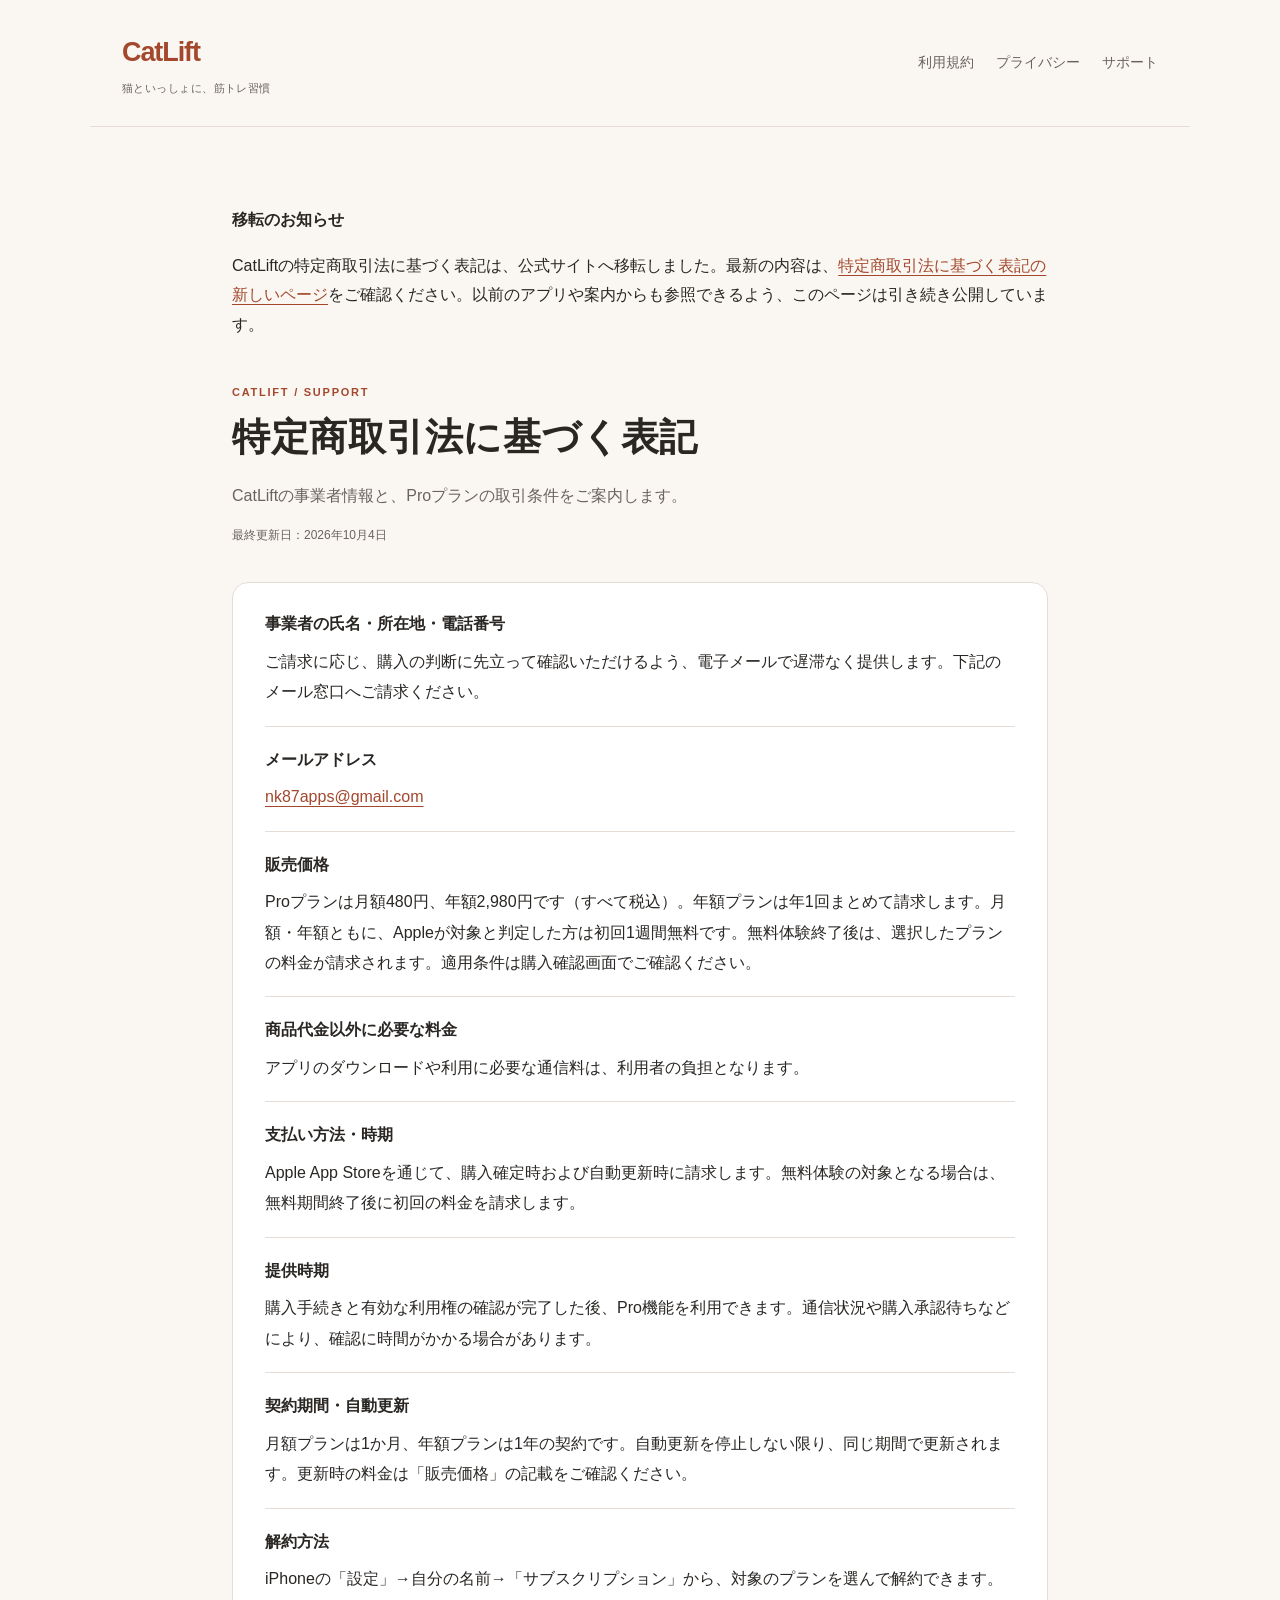
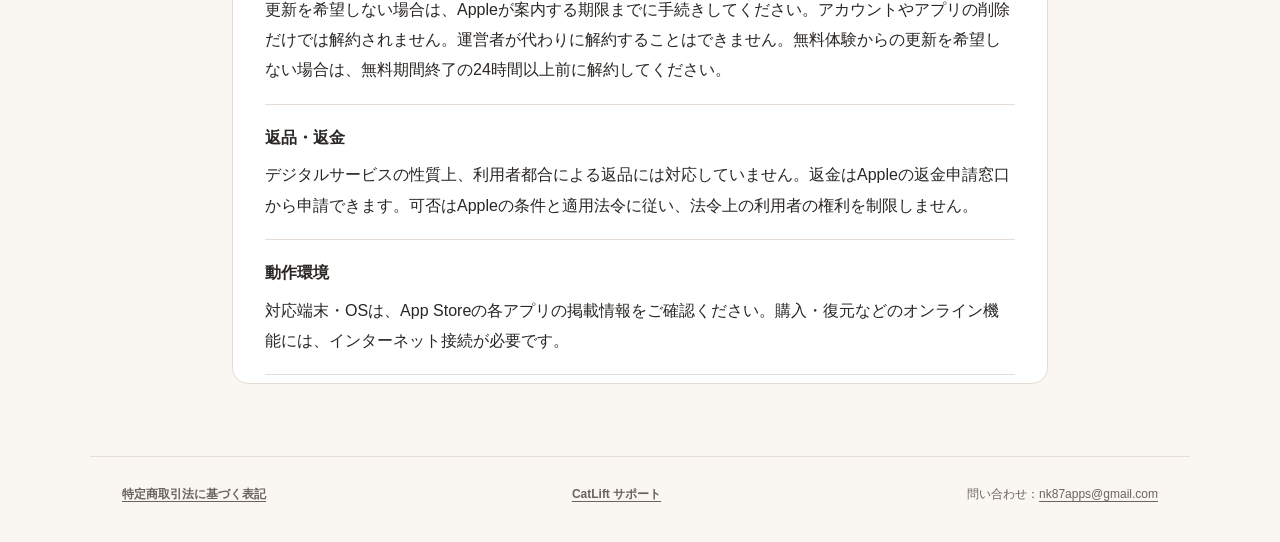
<file: tokushoho/index.html>
<!doctype html>
<html lang="ja">
<head>
<meta charset="utf-8">
<meta name="viewport" content="width=device-width, initial-scale=1">
<meta name="robots" content="noindex, follow">
<meta name="description" content="CatLiftの事業者情報と、Proプランの取引条件をご案内します。">
<title>特定商取引法に基づく表記 | CatLift</title>
<link rel="stylesheet" href="../styles.css">
</head>
<body>
<a class="skip" href="#main">本文へ移動</a>
<header class="site-header"><a class="brand" href="../">CatLift<span>猫といっしょに、筋トレ習慣</span></a><nav aria-label="文書"><a href="../terms/">利用規約</a><a href="../privacy/">プライバシー</a><a href="../support/">サポート</a></nav></header>
<main id="main">
<aside class="intro" aria-label="移転のお知らせ"><p><strong>移転のお知らせ</strong></p><p>CatLiftの特定商取引法に基づく表記は、公式サイトへ移転しました。最新の内容は、<a href="https://nk87apps.com/catlift/tokushoho">特定商取引法に基づく表記の新しいページ</a>をご確認ください。以前のアプリや案内からも参照できるよう、このページは引き続き公開しています。</p></aside>
<div class="intro"><p class="eyebrow">CATLIFT / SUPPORT</p><h1>特定商取引法に基づく表記</h1><p class="lead">CatLiftの事業者情報と、Proプランの取引条件をご案内します。</p><p class="meta">最終更新日：2026年10月4日</p></div>


<article><dl class="legal-details"><div><dt>事業者の氏名・所在地・電話番号</dt><dd>ご請求に応じ、購入の判断に先立って確認いただけるよう、電子メールで遅滞なく提供します。下記のメール窓口へご請求ください。</dd></div><div><dt>メールアドレス</dt><dd><a href="mailto:nk87apps@gmail.com">nk87apps@gmail.com</a></dd></div><div><dt>販売価格</dt><dd>Proプランは月額480円、年額2,980円です（すべて税込）。年額プランは年1回まとめて請求します。月額・年額ともに、Appleが対象と判定した方は初回1週間無料です。無料体験終了後は、選択したプランの料金が請求されます。適用条件は購入確認画面でご確認ください。</dd></div><div><dt>商品代金以外に必要な料金</dt><dd>アプリのダウンロードや利用に必要な通信料は、利用者の負担となります。</dd></div><div><dt>支払い方法・時期</dt><dd>Apple App Storeを通じて、購入確定時および自動更新時に請求します。無料体験の対象となる場合は、無料期間終了後に初回の料金を請求します。</dd></div><div><dt>提供時期</dt><dd>購入手続きと有効な利用権の確認が完了した後、Pro機能を利用できます。通信状況や購入承認待ちなどにより、確認に時間がかかる場合があります。</dd></div><div><dt>契約期間・自動更新</dt><dd>月額プランは1か月、年額プランは1年の契約です。自動更新を停止しない限り、同じ期間で更新されます。更新時の料金は「販売価格」の記載をご確認ください。</dd></div><div><dt>解約方法</dt><dd>iPhoneの「設定」→自分の名前→「サブスクリプション」から、対象のプランを選んで解約できます。更新を希望しない場合は、Appleが案内する期限までに手続きしてください。アカウントやアプリの削除だけでは解約されません。運営者が代わりに解約することはできません。無料体験からの更新を希望しない場合は、無料期間終了の24時間以上前に解約してください。</dd></div><div><dt>返品・返金</dt><dd>デジタルサービスの性質上、利用者都合による返品には対応していません。返金はAppleの返金申請窓口から申請できます。可否はAppleの条件と適用法令に従い、法令上の利用者の権利を制限しません。</dd></div><div><dt>動作環境</dt><dd>対応端末・OSは、App Storeの各アプリの掲載情報をご確認ください。購入・復元などのオンライン機能には、インターネット接続が必要です。</dd></div></dl></article>
</main>
<footer><a href="../tokushoho/">特定商取引法に基づく表記</a><a href="../">CatLift サポート</a><span>問い合わせ：<a href="mailto:nk87apps@gmail.com">nk87apps@gmail.com</a></span></footer>
</body>
</html>
</file>
<file: styles.css>
:root{color-scheme:light;--ink:#292623;--muted:#6b635d;--accent:#a3472d;--line:#e5ddd5;--paper:#fff;--back:#faf7f2}*{box-sizing:border-box}html{font-size:16px;scroll-behavior:auto}body{margin:0;background:var(--back);color:var(--ink);font-family:-apple-system,BlinkMacSystemFont,"Hiragino Sans","Yu Gothic",Meiryo,sans-serif;line-height:1.85;overflow-wrap:anywhere}a{color:var(--accent);text-underline-offset:.22em}a:hover{text-decoration-thickness:2px}a:focus-visible{outline:3px solid var(--accent);outline-offset:5px;border-radius:3px}.skip{position:absolute;top:-100px;background:var(--paper);padding:12px;z-index:5}.skip:focus{top:8px;left:8px}.site-header{max-width:1100px;margin:auto;padding:28px 32px;display:flex;justify-content:space-between;align-items:center;gap:24px;border-bottom:1px solid var(--line)}.brand{font-size:27px;font-weight:800;letter-spacing:-.04em;text-decoration:none;color:var(--accent)}.brand span{display:block;font-size:11px;font-weight:500;letter-spacing:.04em;color:var(--muted)}nav{display:flex;gap:8px 22px;flex-wrap:wrap}nav a{font-size:14px;min-height:44px;display:inline-flex;align-items:center;color:var(--muted);text-decoration:none}nav a[aria-current]{color:var(--accent);text-decoration:underline;font-weight:700}main{max-width:880px;margin:auto;padding:36px 32px 72px}.draft{border:1px solid #dcb784;background:#fff5de;border-radius:12px;padding:14px 20px;color:#634612;font-size:13px}.draft p{margin:4px 0 0}.intro{margin:42px 0 36px}.eyebrow{font-size:11px;font-weight:700;letter-spacing:.16em;color:var(--accent);margin:0 0 8px}h1{font-size:clamp(1.65rem,4vw,2.35rem);line-height:1.45;letter-spacing:.015em;margin:0 0 16px}h2{font-size:1.2rem;line-height:1.6;margin:0 0 16px}p{margin:0 0 16px}.lead{color:var(--muted);margin:0 0 14px}.meta{display:flex;flex-wrap:wrap;gap:4px 20px;font-size:12px;color:var(--muted)}article{background:var(--paper);border:1px solid var(--line);border-radius:16px;padding:8px 32px}section{padding:28px 0;border-bottom:1px solid var(--line)}section:last-child{border-bottom:none}section p:last-child{margin-bottom:0}ul{padding-left:1.4em}li{margin:8px 0}[data-pending]:not(.draft){background:#fff5de;border-left:3px solid #cda866;padding:10px 14px;color:#634612}.meta [data-pending]{padding:0 6px;border-left:0}.cards{display:grid;grid-template-columns:repeat(3,minmax(0,1fr));gap:16px;margin-bottom:24px}.card{padding:24px;border:1px solid var(--line);background:var(--paper);border-radius:14px;color:var(--ink);text-decoration:none;display:flex;flex-direction:column}.card h2{font-size:1.08rem;margin:12px 0}.card p{font-size:14px;color:var(--muted)}.card-number{font-size:12px;font-weight:700;color:var(--accent)}.more{font-size:13px;color:var(--accent);margin-top:auto}.card:hover{border-color:var(--accent)}.contact{display:inline-flex;align-items:center;min-height:44px;font-weight:700;margin:0 0 16px}footer{max-width:1100px;margin:auto;border-top:1px solid var(--line);padding:26px 32px 36px;display:flex;justify-content:space-between;flex-wrap:wrap;gap:10px;font-size:12px;color:var(--muted)}footer a{color:inherit}footer>a{font-weight:700}@media(max-width:700px){.site-header{padding:20px;align-items:flex-start;flex-direction:column;gap:12px}nav{gap:4px 20px}main{padding:24px 20px 48px}.intro{margin:30px 0}.cards{grid-template-columns:1fr}.card{padding:22px}.card h2{margin-top:8px}article{padding:0 20px}.draft{padding:12px 16px}footer{padding:22px 20px;flex-direction:column}section{padding:24px 0}}@media print{body{background:white;color:black}.site-header nav,.skip{display:none}main{max-width:none;padding:0}.draft{break-inside:avoid}article{border:0;padding:0}h2{break-after:avoid}footer{padding:10px 0}}

.legal-details { margin: 0; }
.legal-details > div { padding: 18px 0; border-bottom: 1px solid var(--line, #e4ddd3); }
.legal-details dt { font-weight: 700; margin-bottom: 8px; }
.legal-details dd { margin: 0; line-height: 1.9; overflow-wrap: anywhere; }

.faq h3 { font-size: 1.05rem; line-height: 1.6; margin: 28px 0 12px; }
</file>
